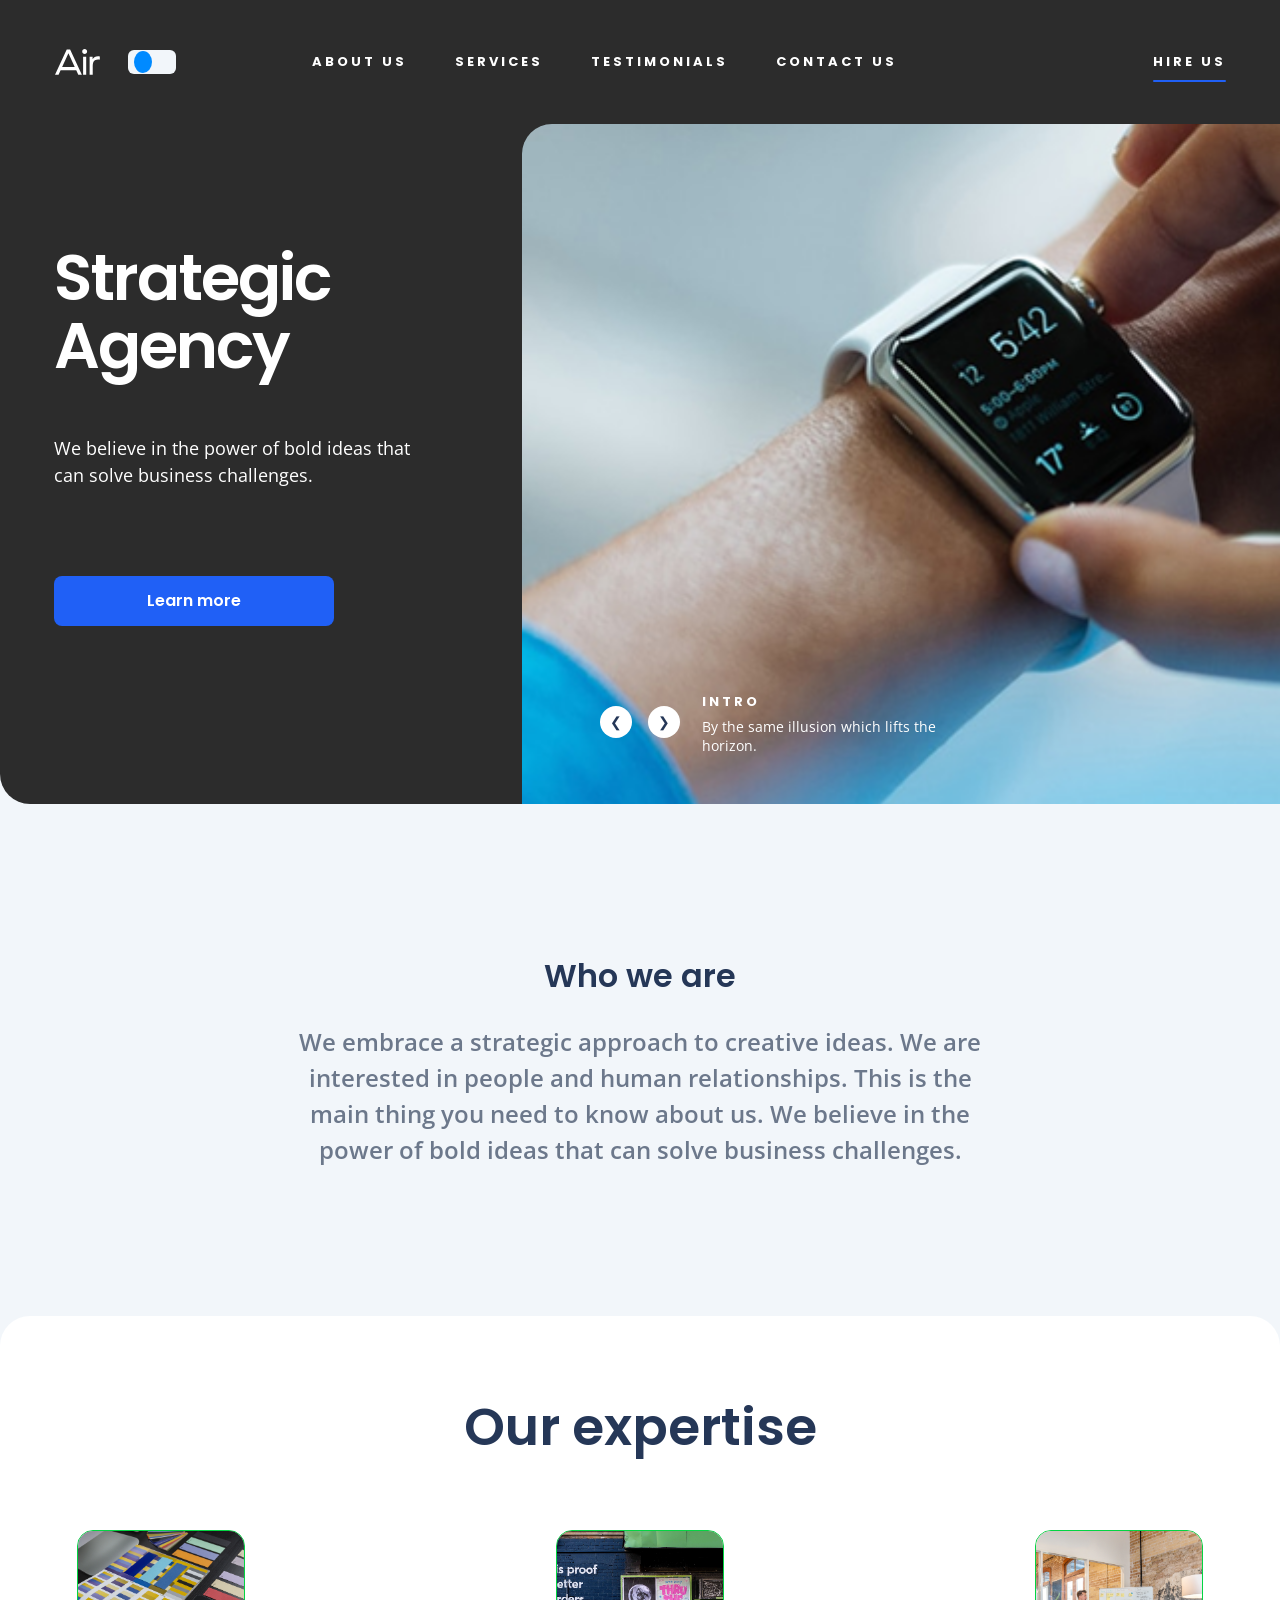
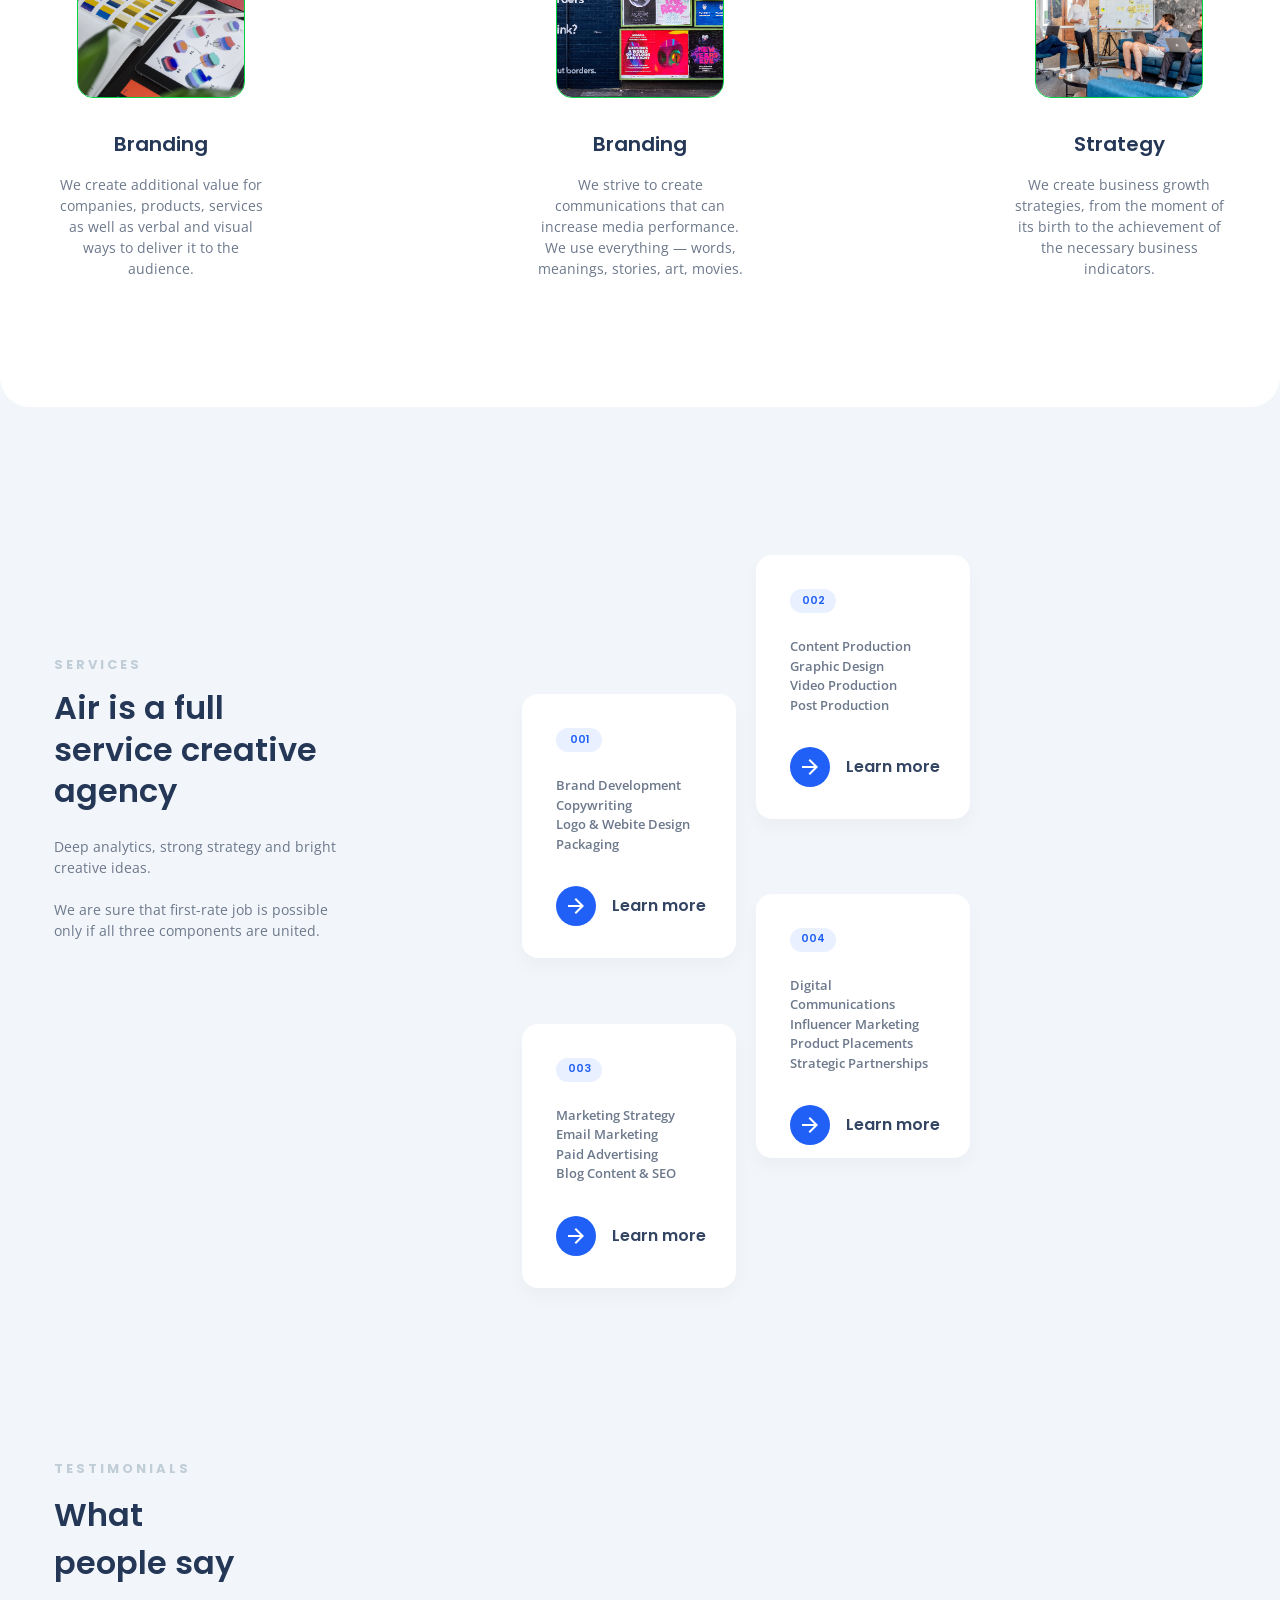
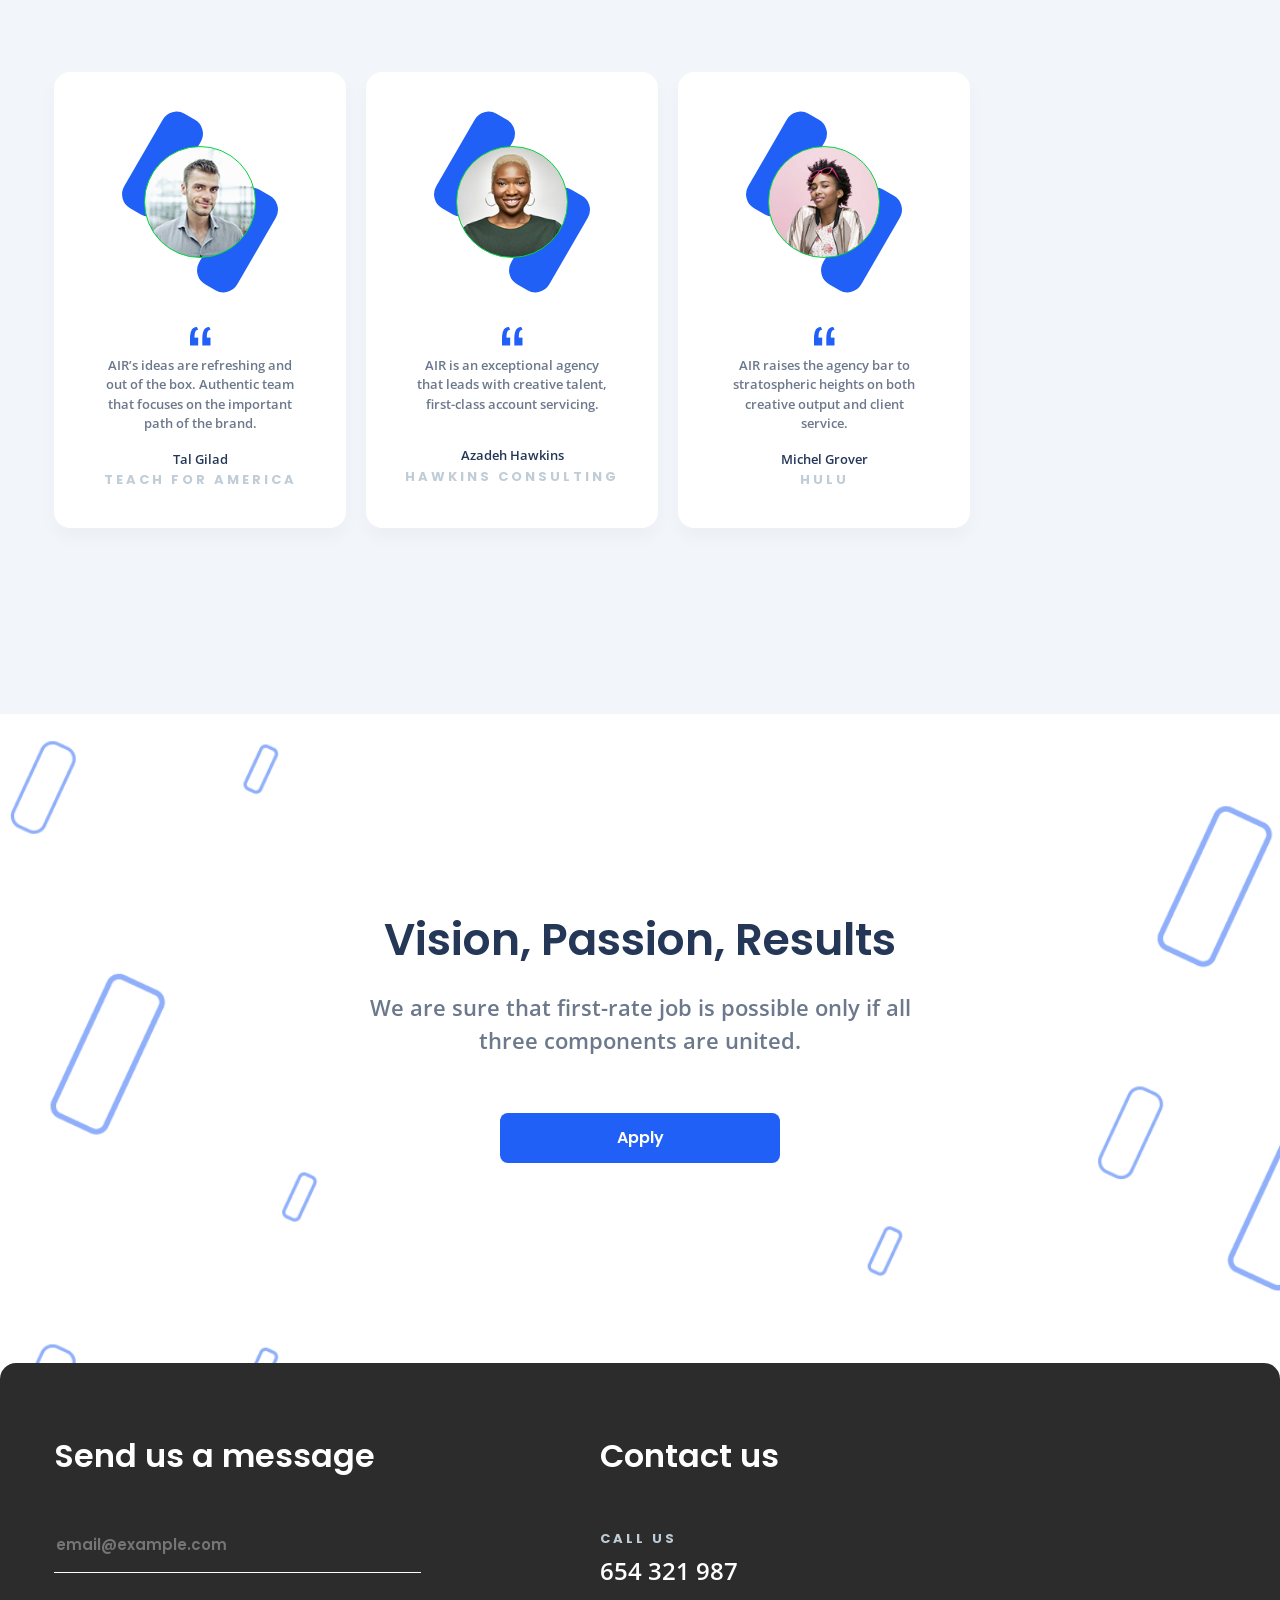
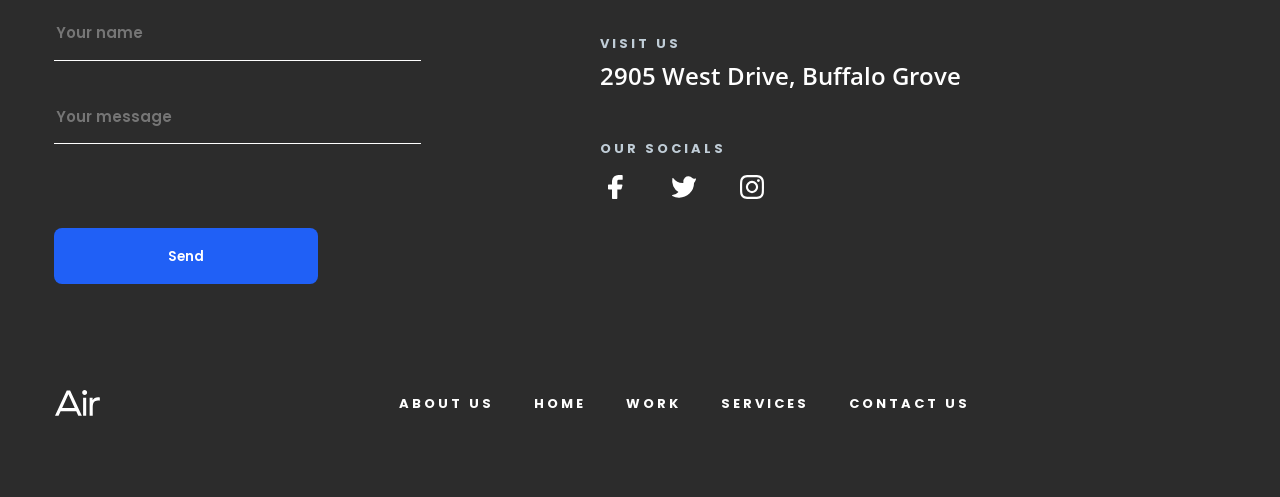
<file: index.html>
<!DOCTYPE html><html lang=en><meta name=viewport content="width=device-width, initial-scale=1.0"><title>Air</title><link rel="air icon" href=air-logo.47c8a383.svg type=image/svg><link rel=preconnect href=https://fonts.googleapis.com><link rel=preconnect href=https://fonts.gstatic.com crossorigin=anonymous><link href="https://fonts.googleapis.com/css2?family=Open+Sans:wdth,wght@75..100,300..800&amp;family=Poppins:ital,wght@0,100;0,200;0,300;0,400;0,500;0,600;0,700;0,800;0,900;1,100;1,200;1,300;1,400;1,500;1,600;1,700;1,800;1,900&amp;display=swap" rel=stylesheet><link rel=stylesheet href=layout_dia.f67a16ed.css><script src=layout_dia.8a4d8edc.js defer></script><body>
    
    <header class=header>
      <a href=#home class=header__logo></a>

      <button class=header__theme-btn></button>
      
      <nav class=nav>
        <a href=# class=nav__menu-btn></a>

        <ul class=nav__menu-list>
          <li class=nav__menu-item>
            <a href=#about-us class=nav__menu-link>
              About us
            </a>
          </li>

          <li class=nav__menu-item>
            <a href=#services class=nav__menu-link>
              Services
            </a>
          </li>

          <li class=nav__menu-item>
            <a href=#testimonials class=nav__menu-link>
              Testimonials
            </a>
          </li>

          <li class=nav__menu-item>
            <a href=#contact-us class=nav__menu-link>
              Contact us
            </a>
          </li>
        </ul>
      </nav>
      

      <a href=#contact-us class=header__hire-us>
        Hire us
      </a>
    </header>
    

    
    <section class=home id=home>
      <div class=home__main>
        <h1 class=home__title>Strategic Agency</h1>

        <p class=home__text>
          We believe in the power of bold ideas that can solve business
          challenges.
        </p>

        <a href=#learn-more class=home__btn>
          Learn more
        </a>
      </div>

      <div class="home__slideshow slideshow">
        <div class=slideshow__slide>
          <img src=slide-img-1-mobile.477a4924.png alt="Watch image" class="slideshow__image slideshow__image--mobile">

          <img src=slide-img-1-tablet.afd1dd51.png alt="Watch image" class="slideshow__image slideshow__image--tablet">

          <img src=slide-img-1-desktop-sm.dccd3a8d.png alt="Watch image" class="slideshow__image slideshow__image--desktop-sm">

          <img src=slide-img-1-desktop.143a17ac.png alt="Watch image" class="slideshow__image slideshow__image--desktop">

          <img src=slide-img-1-desktop-xl.16dc7ad9.png alt="Watch image" class="slideshow__image slideshow__image--xl">
        </div>

        <div class=slideshow__slide>
          <img src=slide-img-2.d73c0637.png alt="Watch image" class=slideshow__image>
        </div>

        <div class=slideshow__slide>
          <img src=slide-img-3.b8dbe186.png alt="Watch image" class=slideshow__image>
        </div>

        <div class="slideshow__container slideshow__container--buttons">
          <a class="slideshow__btn slideshow__btn--prev">❮</a>

          <a class="slideshow__btn slideshow__btn--next">❯</a>
        </div>

        <div class="slideshow__container slideshow__container--phrase">
          <h5 class="slideshow__phrase slideshow__phrase--title">Intro</h5>

          <p class="slideshow__phrase slideshow__phrase--text">
            By the same illusion which lifts the horizon.
          </p>
        </div>
      </div>
    </section>
    

    
    <section class=welcome id=about-us>
      <h2 class=welcome__title>Who we are</h2>

      <p class=welcome__text>
        We embrace a strategic approach to creative ideas. We are interested in
        people and human relationships. This is the main thing you need to know
        about us. We believe in the power of bold ideas that can solve business
        challenges.
      </p>
    </section>
    

    
    <section class=what-we-do id=learn-more>
      <h2 class=what-we-do__title>Our expertise</h2>

      <div class=what-we-do__items>
        <div class="item item--1">
          <img src=what-we-do-1.5a19dee6.png alt="Our expertise" class=item__image>

          <h3 class=item__title>Branding</h3>

          <p class=item__text>
            We create additional value for companies, products, services as well
            as verbal and visual ways to deliver it to the audience.
          </p>
        </div>

        <div class="item item--2">
          <img src=what-we-do-2.c8aba09f.png alt=Branding class=item__image>

          <h3 class=item__title>Branding</h3>

          <p class=item__text>
            We strive to create communications that can increase media
            performance. We use everything — words, meanings, stories, art,
            movies.
          </p>
        </div>

        <div class="item item--3">
          <img src=what-we-do-3.ecfe40d3.png alt=Strategy class=item__image>

          <h3 class=item__title>Strategy</h3>

          <p class=item__text>
            We create business growth strategies, from the moment of its birth
            to the achievement of the necessary business indicators.
          </p>
        </div>
      </div>
    </section>

    

    
    <section class=process id=services>
      <div class=process__main>
        <h6 class=process__place>Services</h6>

        <h2 class=process__title>Air is a full service creative agency</h2>

        <p class=process__text>
          Deep analytics, strong strategy and bright creative ideas.
          <br>
          <br>
          We are sure that first-rate job is possible only if all three
          components are united.
        </p>
      </div>

      <div class="card card--001">
        <h6 class="card__number card__number--001">001</h6>

        <p class="card__text card__text--001">
          Brand Development
          <br>
          Copywriting
          <br>
          Logo &amp; Webite Design
          <br>
          Packaging
        </p>

        <a href=#learn-more class="card__btn card__btn--001">
          <span class=card__btn-text>Learn more</span>
        </a>
      </div>

      <div class="card card--002">
        <h6 class="card__number card__number--002">002</h6>

        <p class="card__text card__text--002">
          Content Production
          <br>
          Graphic Design
          <br>
          Video Production
          <br>
          Post Production
        </p>

        <a href=#learn-more class="card__btn card__btn--002">
          <span class=card__btn-text>Learn more</span>
        </a>
      </div>

      <div class="card card--003">
        <h6 class="card__number card__number--003">003</h6>

        <p class="card__text card__text--003">
          Marketing Strategy
          <br>
          Email Marketing
          <br>
          Paid Advertising
          <br>
          Blog Content &amp; SEO
        </p>

        <a href=#learn-more class="card__btn card__btn--003">
          <span class=card__btn-text>Learn more</span>
        </a>
      </div>

      <div class="card card--004">
        <h6 class="card__number card__number--004">004</h6>

        <p class="card__text card__text--004">
          Digital Communications
          <br>
          Influencer Marketing
          <br>
          Product Placements
          <br>
          Strategic Partnerships
        </p>

        <a href=#learn-more class="card__btn card__btn--004">
          <span class=card__btn-text>Learn more</span>
        </a>
      </div>
    </section>
    

    
    <section class=testimonials id=testimonials>
      <h6 class=testimonials__place>Testimonials</h6>

      <h2 class=testimonials__title>
        What
        <br class=testimonials__title-break>
        people say
      </h2>

      <div class=testimonials__cards>
        <div class="testimonials__card testimonials__card--001">
          <div class="testimonials__photo-container testimonials__photo-container--001">
            <div class="testimonials__photo testimonials__photo--001"></div>
          </div>
          <div class="testimonials__comma testimonials__comma--001"></div>

          <p class=testimonials__text>
            AIR’s ideas are refreshing and out of the box. Authentic team that
            focuses on the important path of the brand.
          </p>

          <p class=testimonials__name>Tal Gilad</p>

          <p class=testimonials__location>Teach for America</p>
        </div>

        <div class="testimonials__card testimonials__card--002">
          <div class="testimonials__photo-container testimonials__photo-container--002">
            <div class="testimonials__photo testimonials__photo--002"></div>
          </div>
          <div class="testimonials__comma testimonials__comma--002"></div>

          <p class=testimonials__text>
            AIR is an exceptional agency that leads with creative talent,
            first-class account servicing.
          </p>

          <p class=testimonials__name>Azadeh Hawkins</p>

          <p class=testimonials__location>Hawkins Consulting</p>
        </div>

        <div class="testimonials__card testimonials__card--003">
          <div class="testimonials__photo-container testimonials__photo-container--003">
            <div class="testimonials__photo testimonials__photo--003"></div>
          </div>
          <div class="testimonials__comma testimonials__comma--003"></div>

          <p class=testimonials__text>
            AIR raises the agency bar to stratospheric heights on both creative
            output and client service.
          </p>

          <p class=testimonials__name>Michel Grover</p>

          <p class=testimonials__location>Hulu</p>
        </div>
      </div>
    </section>
    

    
    <section class=cta>
      <h2 class=cta__title>Vision, Passion, Results</h2>

      <p class=cta__text>
        We are sure that first-rate job is possible only if all three components
        are united.
      </p>

      <a href=#contact-us class=cta__btn>
        Apply
      </a>
    </section>
    

    
    <footer class=footer id=contact-us>
      <div class="footer__container footer__container--form">
        <h2 class=footer__title>Send us a message</h2>

        <form action=# method=post onsubmit="this.reset(); return false;" class=footer__form>
          <input type=email name=email class="footer__input footer__input--email" placeholder=email@example.com required>

          <input name=name class="footer__input footer__input--name" maxlength=36 placeholder="Your name" required>

          
          <textarea name=message class=footer__textarea placeholder="Your message" maxlength=80 required></textarea>

          
          

          <button class=footer__submit>
            Send
          </button>
        </form>
      </div>

      <div class="footer__container footer__container--contact-us">
        <h2 class=footer__title>Contact us</h2>

        <h6 class=footer__invite>Call us</h6>

        <a href="tel:654 321 987" class="footer__contact footer__contact--tel">
          654 321 987
        </a>

        <h6 class=footer__invite>Visit us</h6>

        <a href=https://maps.app.goo.gl/MkfkE3Wk49fME4MB6 target=_blank class="footer__contact footer__contact--address">
          2905 West Drive, Buffalo Grove
        </a>

        <h6 class=footer__invite>our socials</h6>

        <div class="footer__container footer__container--social-media">
          <a href=https://www.facebook.com target=_blank class="footer__social-media footer__social-media--facebook"></a>
          <a href=https://www.x.com target=_blank class="footer__social-media footer__social-media--twitter"></a>
          <a href=https://www.instagram.com target=_blank class="footer__social-media footer__social-media--instagram"></a>
        </div>
      </div>

      <div class="footer__container footer__container--menu">
        <a href=#home class=footer__logo></a>

        <nav class=footer__nav>
          <a href=#about-us class=footer__link>
            About us
          </a>

          <a href=#home class=footer__link>
            Home
          </a>

          <a href=#learn-more class=footer__link>
            Work
          </a>

          <a href=#services class=footer__link>
            Services
          </a>

          <a href=#contact-us class=footer__link>
            Contact us
          </a>
        </nav>
      </div>
    </footer>
</file>
